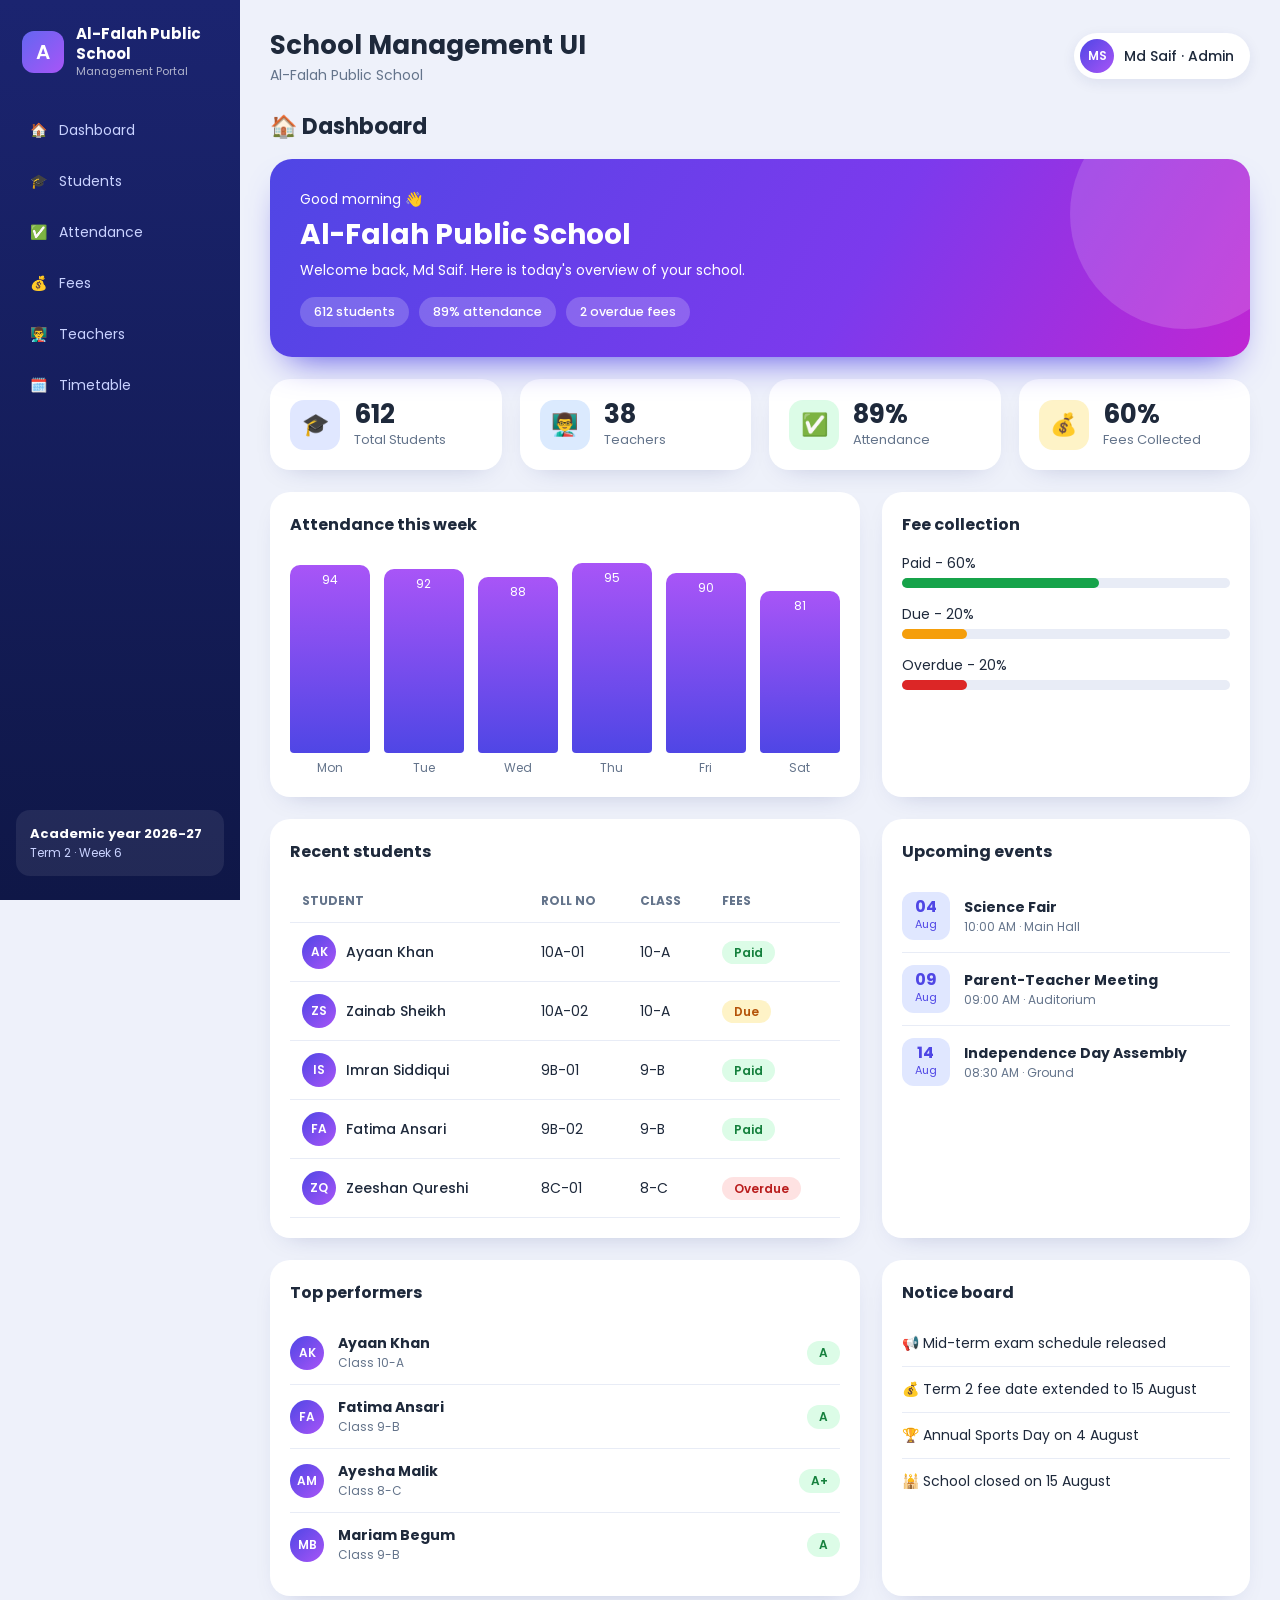
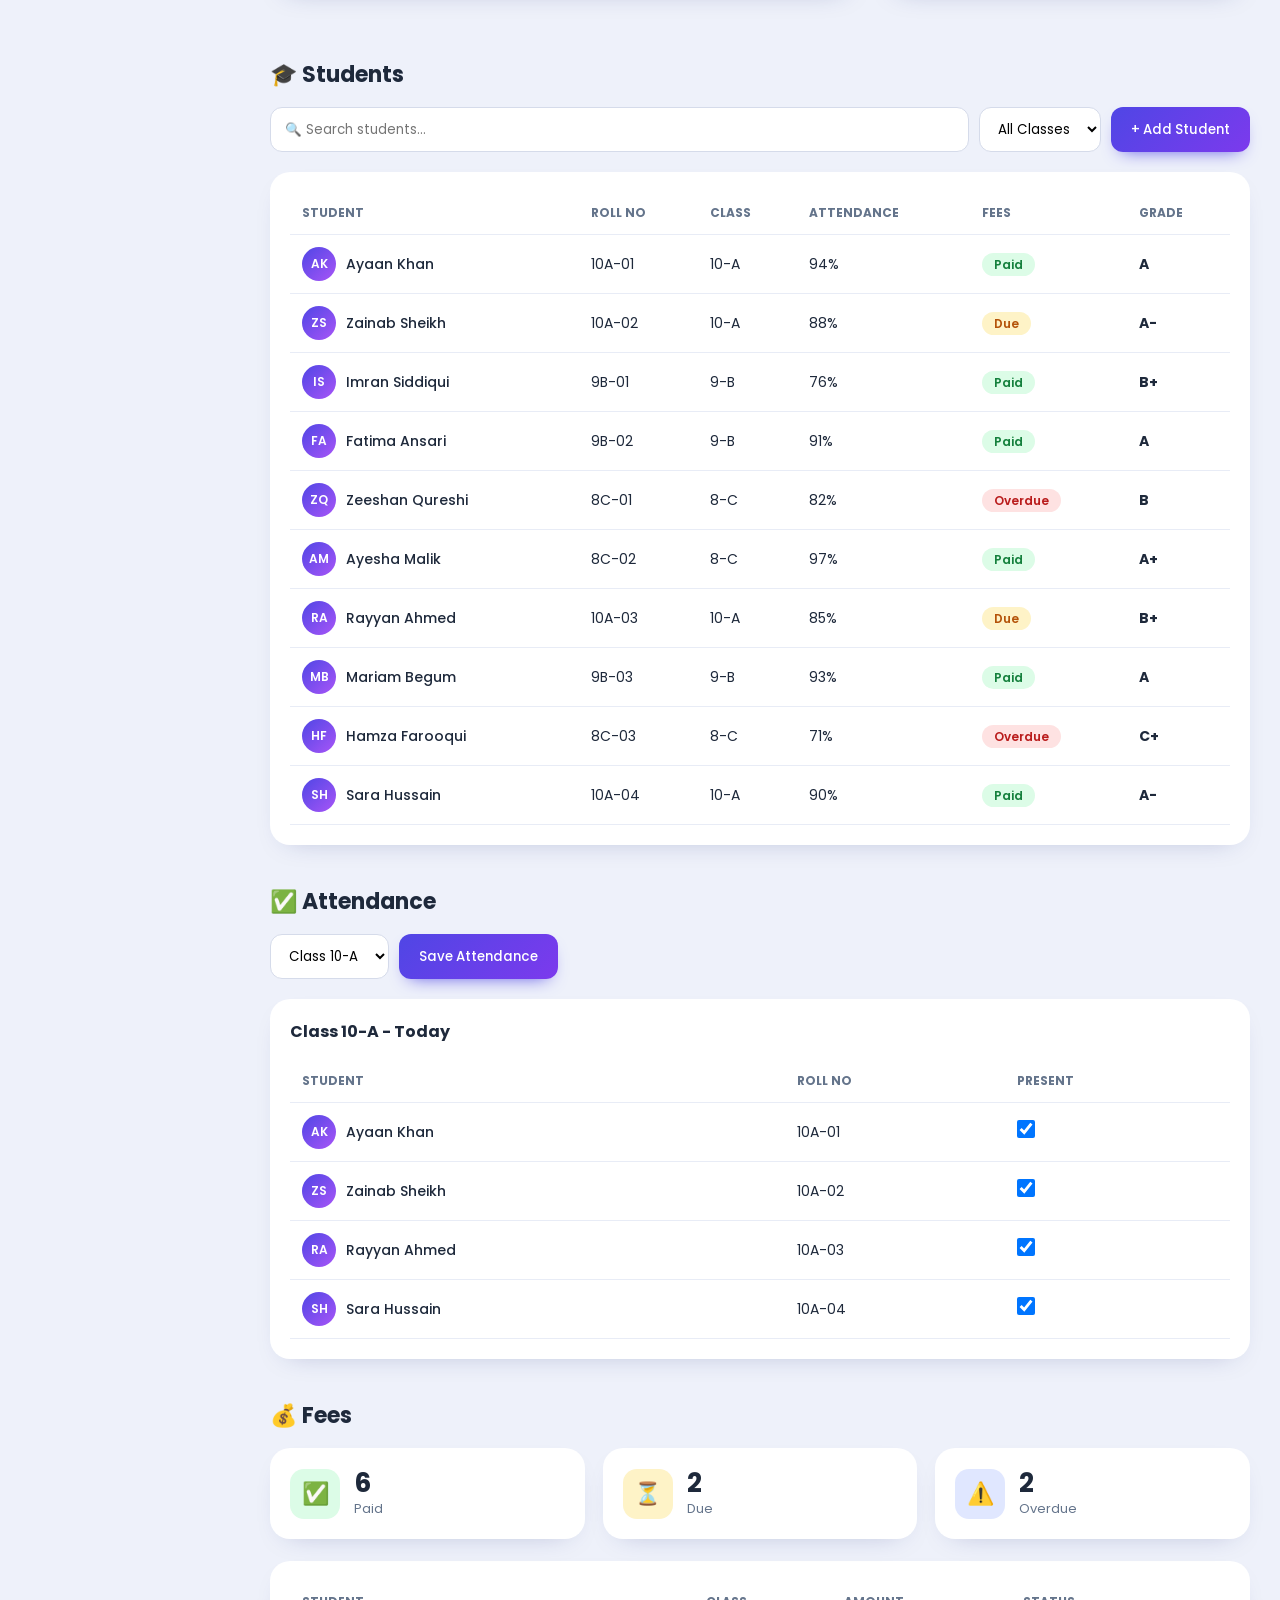
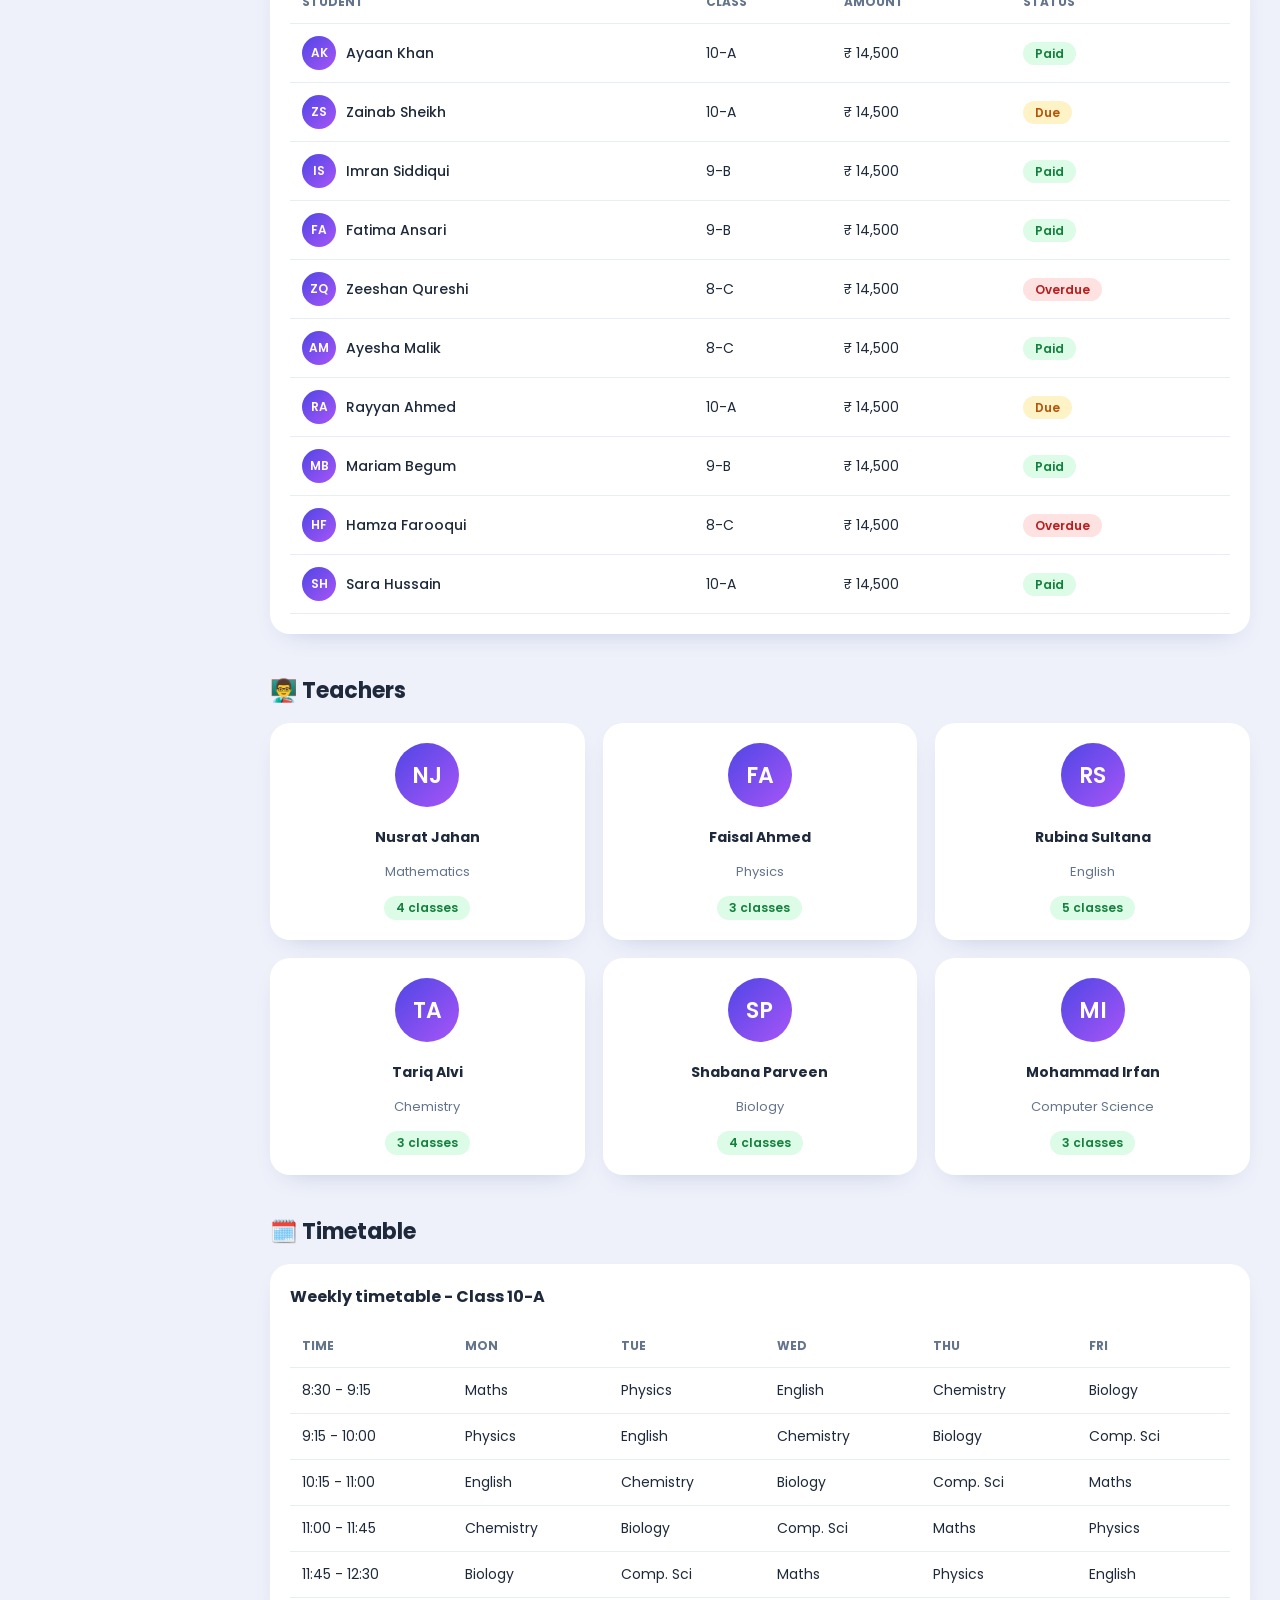
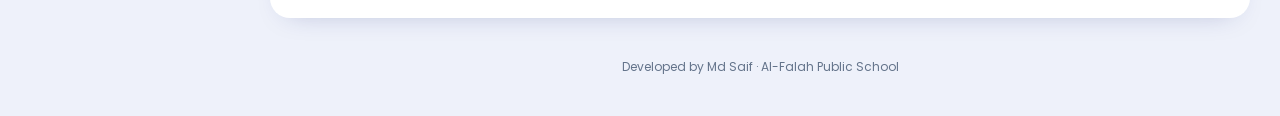
<file: index.html>
<!DOCTYPE html>
<html lang="en">
<head>
  <meta charset="UTF-8">
  <meta name="viewport" content="width=device-width, initial-scale=1.0">
  <title>Al-Falah Public School | Management System</title>
  <link href="https://fonts.googleapis.com/css2?family=Poppins:wght@400;500;600&display=swap" rel="stylesheet">

  <!-- All the CSS (design) is written here -->
  <style>
/* ---------- Basic reset ---------- */
* { margin: 0; padding: 0; box-sizing: border-box; }

body {
  font-family: 'Poppins', Arial, sans-serif;
  background: #eef1fa;
  color: #1e293b;
  font-size: 14px;
}

/* ---------- Sidebar (fixed on the left) ---------- */
.sidebar {
  position: fixed; top: 0; left: 0;
  width: 240px; height: 100%;
  background: linear-gradient(180deg, #1b2470, #0f1747);
  color: white;
  padding: 24px 16px;
  display: flex; flex-direction: column;
}
.brand { display: flex; align-items: center; gap: 12px; margin-bottom: 28px; padding: 0 6px; }
.logo {
  width: 42px; height: 42px; border-radius: 12px;
  background: linear-gradient(135deg, #6366f1, #a855f7);
  display: flex; align-items: center; justify-content: center;
  font-size: 20px; font-weight: 600; flex-shrink: 0;
}
.brand h2 { font-size: 15px; line-height: 1.3; }
.brand p { font-size: 11px; opacity: 0.65; }

.sidebar a {
  display: flex; align-items: center; gap: 12px;
  color: #c9d2ff; text-decoration: none;
  padding: 12px 14px; border-radius: 12px; margin-bottom: 6px;
  transition: 0.2s;
}
.sidebar a:hover { background: rgba(255, 255, 255, 0.1); color: white; }
.sidebar a.active {
  background: linear-gradient(135deg, #4f46e5, #7c3aed);
  color: white;
  box-shadow: 0 8px 18px rgba(79, 70, 229, 0.45);
}
.year { margin-top: auto; background: rgba(255, 255, 255, 0.08); border-radius: 14px; padding: 14px; font-size: 12px; color: #c9d2ff; }
.year b { display: block; color: white; font-size: 13px; }

/* ---------- Main area (pushed right of the sidebar) ---------- */
.main { margin-left: 240px; padding: 26px 30px 40px; }
.topbar { display: flex; justify-content: space-between; align-items: center; margin-bottom: 24px; }
.topbar h1 { font-size: 26px; }
.school { color: #64748b; }
.user {
  display: flex; align-items: center; gap: 10px;
  background: white; padding: 6px 16px 6px 6px; border-radius: 30px;
  box-shadow: 0 4px 14px rgba(30, 42, 120, 0.08); font-weight: 500;
}
.av {
  width: 34px; height: 34px; border-radius: 50%;
  background: linear-gradient(135deg, #4f46e5, #a855f7);
  color: white; font-size: 12px; font-weight: 600;
  display: flex; align-items: center; justify-content: center; flex-shrink: 0;
}

/* ---------- Welcome banner ---------- */
.banner {
  background: linear-gradient(120deg, #4f46e5, #7c3aed 60%, #c026d3);
  color: white; padding: 30px; border-radius: 22px; margin-bottom: 22px;
  position: relative; overflow: hidden;
  box-shadow: 0 18px 36px -18px #4f46e5;
}
.banner::after {
  content: ""; position: absolute; right: -50px; top: -60px;
  width: 230px; height: 230px; border-radius: 50%; background: rgba(255, 255, 255, 0.15);
}
.banner h2 { font-size: 28px; margin: 4px 0; }
.chips { display: flex; gap: 10px; flex-wrap: wrap; margin-top: 16px; position: relative; z-index: 1; }
.chips span { background: rgba(255, 255, 255, 0.2); padding: 6px 14px; border-radius: 20px; font-size: 12.5px; font-weight: 500; }

/* ---------- Cards (grid = columns in a row) ---------- */
.cards { display: grid; grid-template-columns: repeat(4, 1fr); gap: 18px; margin-bottom: 22px; }
.cards.three { grid-template-columns: repeat(3, 1fr); }
.card, .box {
  background: white; padding: 20px; border-radius: 20px;
  box-shadow: 0 10px 28px -18px rgba(30, 42, 120, 0.35);
}
.card { display: flex; align-items: center; gap: 14px; transition: 0.2s; }
.card:hover { transform: translateY(-4px); }
.card h3 { font-size: 26px; line-height: 1.2; }
.card p { color: #64748b; font-size: 13px; }
.icon { width: 50px; height: 50px; border-radius: 14px; display: flex; align-items: center; justify-content: center; font-size: 22px; flex-shrink: 0; }
.ic1 { background: #e0e7ff; } .ic2 { background: #dbeafe; } .ic3 { background: #dcfce7; } .ic4 { background: #fef3c7; }
.box { margin-bottom: 22px; }
.box h3 { margin-bottom: 16px; font-size: 16px; }

/* ---------- Two columns side by side ---------- */
.row { display: grid; grid-template-columns: 1.6fr 1fr; gap: 22px; }

/* ---------- Tables ---------- */
.table-wrap { overflow-x: auto; }
table { width: 100%; border-collapse: collapse; }
th, td { padding: 12px; text-align: left; border-bottom: 1px solid #e8ecf6; }
th { color: #64748b; font-size: 12px; text-transform: uppercase; }
tr:hover td { background: #f6f7ff; }
.who { display: flex; align-items: center; gap: 10px; font-weight: 500; white-space: nowrap; }

/* ---------- Colored status tags ---------- */
.tag { padding: 3px 12px; border-radius: 20px; font-size: 12px; font-weight: 600; white-space: nowrap; }
.green { background: #dcfce7; color: #15803d; }
.yellow { background: #fef3c7; color: #b45309; }
.red { background: #fee2e2; color: #b91c1c; }

/* ---------- Bar chart (each div is one bar) ---------- */
.chart { display: flex; align-items: flex-end; gap: 14px; height: 200px; }
.chart div {
  flex: 1; background: linear-gradient(#a855f7, #4f46e5);
  border-radius: 10px 10px 4px 4px; color: white;
  text-align: center; font-size: 12px; padding-top: 6px;
}
.chart-days { display: flex; gap: 14px; margin-top: 6px; text-align: center; color: #64748b; font-size: 12px; }
.chart-days span { flex: 1; }

/* ---------- Progress bars ---------- */
.progress { background: #e8ecf6; border-radius: 10px; height: 10px; margin: 4px 0 16px; }
.progress span { display: block; height: 100%; border-radius: 10px; }
.progress .green { background: #16a34a; }
.progress .yellow { background: #f59e0b; }
.progress .red { background: #dc2626; }

/* ---------- Events / top students list ---------- */
.event { display: flex; align-items: center; gap: 14px; padding: 12px 0; border-bottom: 1px solid #e8ecf6; }
.event:last-child { border-bottom: none; }
.event p { color: #64748b; font-size: 12px; }
.event .tag { margin-left: auto; }
.date { width: 48px; height: 48px; border-radius: 12px; background: #e0e7ff; color: #4f46e5; text-align: center; font-size: 11px; padding-top: 6px; flex-shrink: 0; }
.date b { display: block; font-size: 16px; line-height: 1.1; }
.notices { list-style: none; }
.notices li { padding: 12px 0; border-bottom: 1px solid #e8ecf6; }
.notices li:last-child { border-bottom: none; }

/* ---------- Search bar and buttons ---------- */
.tools { display: flex; gap: 10px; flex-wrap: wrap; margin-bottom: 20px; }
.tools input, .tools select { padding: 11px 14px; border: 1px solid #d5dbea; border-radius: 12px; font-family: inherit; background: white; }
.tools input { flex: 1; min-width: 180px; }
button {
  background: linear-gradient(135deg, #4f46e5, #7c3aed); color: white; border: none;
  padding: 11px 20px; border-radius: 12px; font-family: inherit; font-weight: 500; cursor: pointer;
  box-shadow: 0 8px 18px -10px #4f46e5;
}
input[type="checkbox"] { width: 18px; height: 18px; }

/* ---------- Teacher cards ---------- */
.teacher { flex-direction: column; text-align: center; }
.teacher .av { width: 64px; height: 64px; font-size: 22px; }
.teacher h4 { margin-top: 6px; }

.footer { text-align: center; color: #64748b; font-size: 12px; margin-top: 10px; }

/* ---------- Mobile / tablet (responsive) ---------- */
@media (max-width: 800px) {
  /* sidebar becomes a bottom menu bar like a phone app */
  .sidebar {
    top: auto; bottom: 0; width: 100%; height: auto;
    flex-direction: row; padding: 8px; z-index: 10;
    border-radius: 20px 20px 0 0;
  }
  .brand, .year { display: none; }
  .sidebar a { flex: 1; flex-direction: column; gap: 2px; padding: 8px 2px; font-size: 10px; margin: 0; text-align: center; }
  .main { margin-left: 0; padding: 16px 16px 100px; }
  .cards { grid-template-columns: 1fr 1fr; }
  .row { grid-template-columns: 1fr; gap: 0; }
}
@media (max-width: 500px) {
  .cards, .cards.three { grid-template-columns: 1fr; }
  .topbar h1 { font-size: 22px; }
  .banner h2 { font-size: 22px; }
}

/* ---------- Extra for the single-page version ---------- */
html { scroll-behavior: smooth; }
section { margin-bottom: 40px; scroll-margin-top: 16px; }
.sec { font-size: 22px; margin-bottom: 16px; }
@media (max-width: 800px) { section { scroll-margin-top: 0; } }

  </style>
</head>
<body>

  <!-- Left sidebar menu (each link jumps to a section below) -->
  <div class="sidebar">
    <div class="brand">
      <div class="logo">A</div>
      <div><h2>Al-Falah Public School</h2><p>Management Portal</p></div>
    </div>
    <a href="#dashboard"><span>🏠</span><span>Dashboard</span></a>
    <a href="#students"><span>🎓</span><span>Students</span></a>
    <a href="#attendance"><span>✅</span><span>Attendance</span></a>
    <a href="#fees"><span>💰</span><span>Fees</span></a>
    <a href="#teachers"><span>👨‍🏫</span><span>Teachers</span></a>
    <a href="#timetable"><span>🗓️</span><span>Timetable</span></a>
    <div class="year"><b>Academic year 2026-27</b>Term 2 · Week 6</div>
  </div>

  <!-- Main content area -->
  <div class="main">
    <div class="topbar">
      <div>
        <h1>School Management UI</h1>
        <p class="school">Al-Falah Public School</p>
      </div>
      <div class="user"><span class="av">MS</span>Md Saif · Admin</div>
    </div>

    <!-- ===== Dashboard section ===== -->
    <section id="dashboard">
      <h2 class="sec">🏠 Dashboard</h2>
    <!-- Welcome banner -->
    <div class="banner">
      <p>Good morning 👋</p>
      <h2>Al-Falah Public School</h2>
      <p>Welcome back, Md Saif. Here is today's overview of your school.</p>
      <div class="chips"><span>612 students</span><span>89% attendance</span><span>2 overdue fees</span></div>
    </div>

    <!-- 4 small cards -->
    <div class="cards"><div class="card"><div class="icon ic1">🎓</div><div><h3>612</h3><p>Total Students</p></div></div><div class="card"><div class="icon ic2">👨‍🏫</div><div><h3>38</h3><p>Teachers</p></div></div><div class="card"><div class="icon ic3">✅</div><div><h3>89%</h3><p>Attendance</p></div></div><div class="card"><div class="icon ic4">💰</div><div><h3>60%</h3><p>Fees Collected</p></div></div></div>

    <div class="row">
      <div class="box">
<h3>Attendance this week</h3>
<div class="chart"><div style="height:94%">94</div><div style="height:92%">92</div><div style="height:88%">88</div><div style="height:95%">95</div><div style="height:90%">90</div><div style="height:81%">81</div></div>
<div class="chart-days"><span>Mon</span><span>Tue</span><span>Wed</span><span>Thu</span><span>Fri</span><span>Sat</span></div>
      </div>
      <div class="box">
<h3>Fee collection</h3>
<p>Paid - 60%</p><div class="progress"><span class="green" style="width:60%"></span></div><p>Due - 20%</p><div class="progress"><span class="yellow" style="width:20%"></span></div><p>Overdue - 20%</p><div class="progress"><span class="red" style="width:20%"></span></div>
      </div>
    </div>

    <div class="row">
      <div class="box">
<h3>Recent students</h3>
<div class="table-wrap">
<table>
<tr><th>Student</th><th>Roll No</th><th>Class</th><th>Fees</th></tr>
<tr><td><div class="who"><span class="av">AK</span>Ayaan Khan</div></td><td>10A-01</td><td>10-A</td><td><span class="tag green">Paid</span></td></tr>
<tr><td><div class="who"><span class="av">ZS</span>Zainab Sheikh</div></td><td>10A-02</td><td>10-A</td><td><span class="tag yellow">Due</span></td></tr>
<tr><td><div class="who"><span class="av">IS</span>Imran Siddiqui</div></td><td>9B-01</td><td>9-B</td><td><span class="tag green">Paid</span></td></tr>
<tr><td><div class="who"><span class="av">FA</span>Fatima Ansari</div></td><td>9B-02</td><td>9-B</td><td><span class="tag green">Paid</span></td></tr>
<tr><td><div class="who"><span class="av">ZQ</span>Zeeshan Qureshi</div></td><td>8C-01</td><td>8-C</td><td><span class="tag red">Overdue</span></td></tr>
</table>
</div>
      </div>
      <div class="box">
<h3>Upcoming events</h3>
<div class="event"><div class="date"><b>04</b>Aug</div><div><b>Science Fair</b><p>10:00 AM · Main Hall</p></div></div><div class="event"><div class="date"><b>09</b>Aug</div><div><b>Parent-Teacher Meeting</b><p>09:00 AM · Auditorium</p></div></div><div class="event"><div class="date"><b>14</b>Aug</div><div><b>Independence Day Assembly</b><p>08:30 AM · Ground</p></div></div>
      </div>
    </div>

    <div class="row">
      <div class="box">
<h3>Top performers</h3>
<div class="event"><span class="av">AK</span><div><b>Ayaan Khan</b><p>Class 10-A</p></div><span class="tag green">A</span></div><div class="event"><span class="av">FA</span><div><b>Fatima Ansari</b><p>Class 9-B</p></div><span class="tag green">A</span></div><div class="event"><span class="av">AM</span><div><b>Ayesha Malik</b><p>Class 8-C</p></div><span class="tag green">A+</span></div><div class="event"><span class="av">MB</span><div><b>Mariam Begum</b><p>Class 9-B</p></div><span class="tag green">A</span></div>
      </div>
      <div class="box">
<h3>Notice board</h3>
<ul class="notices">
  <li>📢 Mid-term exam schedule released</li>
  <li>💰 Term 2 fee date extended to 15 August</li>
  <li>🏆 Annual Sports Day on 4 August</li>
  <li>🕌 School closed on 15 August</li>
</ul>
      </div>
    </div>

    </section>

    <!-- ===== Students section ===== -->
    <section id="students">
      <h2 class="sec">🎓 Students</h2>
    <!-- Search and filter (design only) -->
    <div class="tools">
      <input type="text" placeholder="🔍 Search students...">
      <select><option>All Classes</option><option>10-A</option><option>9-B</option><option>8-C</option></select>
      <button>+ Add Student</button>
    </div>

    <div class="box">
<div class="table-wrap">
<table>
<tr><th>Student</th><th>Roll No</th><th>Class</th><th>Attendance</th><th>Fees</th><th>Grade</th></tr>
<tr><td><div class="who"><span class="av">AK</span>Ayaan Khan</div></td><td>10A-01</td><td>10-A</td><td>94%</td><td><span class="tag green">Paid</span></td><td><b>A</b></td></tr>
<tr><td><div class="who"><span class="av">ZS</span>Zainab Sheikh</div></td><td>10A-02</td><td>10-A</td><td>88%</td><td><span class="tag yellow">Due</span></td><td><b>A-</b></td></tr>
<tr><td><div class="who"><span class="av">IS</span>Imran Siddiqui</div></td><td>9B-01</td><td>9-B</td><td>76%</td><td><span class="tag green">Paid</span></td><td><b>B+</b></td></tr>
<tr><td><div class="who"><span class="av">FA</span>Fatima Ansari</div></td><td>9B-02</td><td>9-B</td><td>91%</td><td><span class="tag green">Paid</span></td><td><b>A</b></td></tr>
<tr><td><div class="who"><span class="av">ZQ</span>Zeeshan Qureshi</div></td><td>8C-01</td><td>8-C</td><td>82%</td><td><span class="tag red">Overdue</span></td><td><b>B</b></td></tr>
<tr><td><div class="who"><span class="av">AM</span>Ayesha Malik</div></td><td>8C-02</td><td>8-C</td><td>97%</td><td><span class="tag green">Paid</span></td><td><b>A+</b></td></tr>
<tr><td><div class="who"><span class="av">RA</span>Rayyan Ahmed</div></td><td>10A-03</td><td>10-A</td><td>85%</td><td><span class="tag yellow">Due</span></td><td><b>B+</b></td></tr>
<tr><td><div class="who"><span class="av">MB</span>Mariam Begum</div></td><td>9B-03</td><td>9-B</td><td>93%</td><td><span class="tag green">Paid</span></td><td><b>A</b></td></tr>
<tr><td><div class="who"><span class="av">HF</span>Hamza Farooqui</div></td><td>8C-03</td><td>8-C</td><td>71%</td><td><span class="tag red">Overdue</span></td><td><b>C+</b></td></tr>
<tr><td><div class="who"><span class="av">SH</span>Sara Hussain</div></td><td>10A-04</td><td>10-A</td><td>90%</td><td><span class="tag green">Paid</span></td><td><b>A-</b></td></tr>
</table>
</div>
    </div>

    </section>

    <!-- ===== Attendance section ===== -->
    <section id="attendance">
      <h2 class="sec">✅ Attendance</h2>
    <div class="tools">
      <select><option>Class 10-A</option><option>Class 9-B</option><option>Class 8-C</option></select>
      <button>Save Attendance</button>
    </div>

    <!-- Tick the checkbox = Present -->
    <div class="box">
<h3>Class 10-A - Today</h3>
<div class="table-wrap">
<table>
<tr><th>Student</th><th>Roll No</th><th>Present</th></tr>
<tr><td><div class="who"><span class="av">AK</span>Ayaan Khan</div></td><td>10A-01</td><td><input type="checkbox" checked></td></tr>
<tr><td><div class="who"><span class="av">ZS</span>Zainab Sheikh</div></td><td>10A-02</td><td><input type="checkbox" checked></td></tr>
<tr><td><div class="who"><span class="av">RA</span>Rayyan Ahmed</div></td><td>10A-03</td><td><input type="checkbox" checked></td></tr>
<tr><td><div class="who"><span class="av">SH</span>Sara Hussain</div></td><td>10A-04</td><td><input type="checkbox" checked></td></tr>
</table>
</div>
    </div>

    </section>

    <!-- ===== Fees section ===== -->
    <section id="fees">
      <h2 class="sec">💰 Fees</h2>
    <div class="cards three"><div class="card"><div class="icon ic3">✅</div><div><h3>6</h3><p>Paid</p></div></div><div class="card"><div class="icon ic4">⏳</div><div><h3>2</h3><p>Due</p></div></div><div class="card"><div class="icon ic1">⚠️</div><div><h3>2</h3><p>Overdue</p></div></div></div>

    <div class="box">
<div class="table-wrap">
<table>
<tr><th>Student</th><th>Class</th><th>Amount</th><th>Status</th></tr>
<tr><td><div class="who"><span class="av">AK</span>Ayaan Khan</div></td><td>10-A</td><td>₹ 14,500</td><td><span class="tag green">Paid</span></td></tr>
<tr><td><div class="who"><span class="av">ZS</span>Zainab Sheikh</div></td><td>10-A</td><td>₹ 14,500</td><td><span class="tag yellow">Due</span></td></tr>
<tr><td><div class="who"><span class="av">IS</span>Imran Siddiqui</div></td><td>9-B</td><td>₹ 14,500</td><td><span class="tag green">Paid</span></td></tr>
<tr><td><div class="who"><span class="av">FA</span>Fatima Ansari</div></td><td>9-B</td><td>₹ 14,500</td><td><span class="tag green">Paid</span></td></tr>
<tr><td><div class="who"><span class="av">ZQ</span>Zeeshan Qureshi</div></td><td>8-C</td><td>₹ 14,500</td><td><span class="tag red">Overdue</span></td></tr>
<tr><td><div class="who"><span class="av">AM</span>Ayesha Malik</div></td><td>8-C</td><td>₹ 14,500</td><td><span class="tag green">Paid</span></td></tr>
<tr><td><div class="who"><span class="av">RA</span>Rayyan Ahmed</div></td><td>10-A</td><td>₹ 14,500</td><td><span class="tag yellow">Due</span></td></tr>
<tr><td><div class="who"><span class="av">MB</span>Mariam Begum</div></td><td>9-B</td><td>₹ 14,500</td><td><span class="tag green">Paid</span></td></tr>
<tr><td><div class="who"><span class="av">HF</span>Hamza Farooqui</div></td><td>8-C</td><td>₹ 14,500</td><td><span class="tag red">Overdue</span></td></tr>
<tr><td><div class="who"><span class="av">SH</span>Sara Hussain</div></td><td>10-A</td><td>₹ 14,500</td><td><span class="tag green">Paid</span></td></tr>
</table>
</div>
    </div>

    </section>

    <!-- ===== Teachers section ===== -->
    <section id="teachers">
      <h2 class="sec">👨‍🏫 Teachers</h2>
    <div class="cards three">
      <div class="card teacher"><span class="av">NJ</span><h4>Nusrat Jahan</h4><p>Mathematics</p><span class="tag green">4 classes</span></div>
      <div class="card teacher"><span class="av">FA</span><h4>Faisal Ahmed</h4><p>Physics</p><span class="tag green">3 classes</span></div>
      <div class="card teacher"><span class="av">RS</span><h4>Rubina Sultana</h4><p>English</p><span class="tag green">5 classes</span></div>
      <div class="card teacher"><span class="av">TA</span><h4>Tariq Alvi</h4><p>Chemistry</p><span class="tag green">3 classes</span></div>
      <div class="card teacher"><span class="av">SP</span><h4>Shabana Parveen</h4><p>Biology</p><span class="tag green">4 classes</span></div>
      <div class="card teacher"><span class="av">MI</span><h4>Mohammad Irfan</h4><p>Computer Science</p><span class="tag green">3 classes</span></div>
    </div>

    </section>

    <!-- ===== Timetable section ===== -->
    <section id="timetable">
      <h2 class="sec">🗓️ Timetable</h2>
    <div class="box">
<h3>Weekly timetable - Class 10-A</h3>
<div class="table-wrap">
<table>
<tr><th>Time</th><th>Mon</th><th>Tue</th><th>Wed</th><th>Thu</th><th>Fri</th></tr>
<tr><td>8:30 - 9:15</td><td>Maths</td><td>Physics</td><td>English</td><td>Chemistry</td><td>Biology</td></tr>
<tr><td>9:15 - 10:00</td><td>Physics</td><td>English</td><td>Chemistry</td><td>Biology</td><td>Comp. Sci</td></tr>
<tr><td>10:15 - 11:00</td><td>English</td><td>Chemistry</td><td>Biology</td><td>Comp. Sci</td><td>Maths</td></tr>
<tr><td>11:00 - 11:45</td><td>Chemistry</td><td>Biology</td><td>Comp. Sci</td><td>Maths</td><td>Physics</td></tr>
<tr><td>11:45 - 12:30</td><td>Biology</td><td>Comp. Sci</td><td>Maths</td><td>Physics</td><td>English</td></tr>
</table>
</div>
    </div>

    </section>

    <p class="footer">Developed by Md Saif · Al-Falah Public School</p>
  </div>

</body>
</html>
</file>
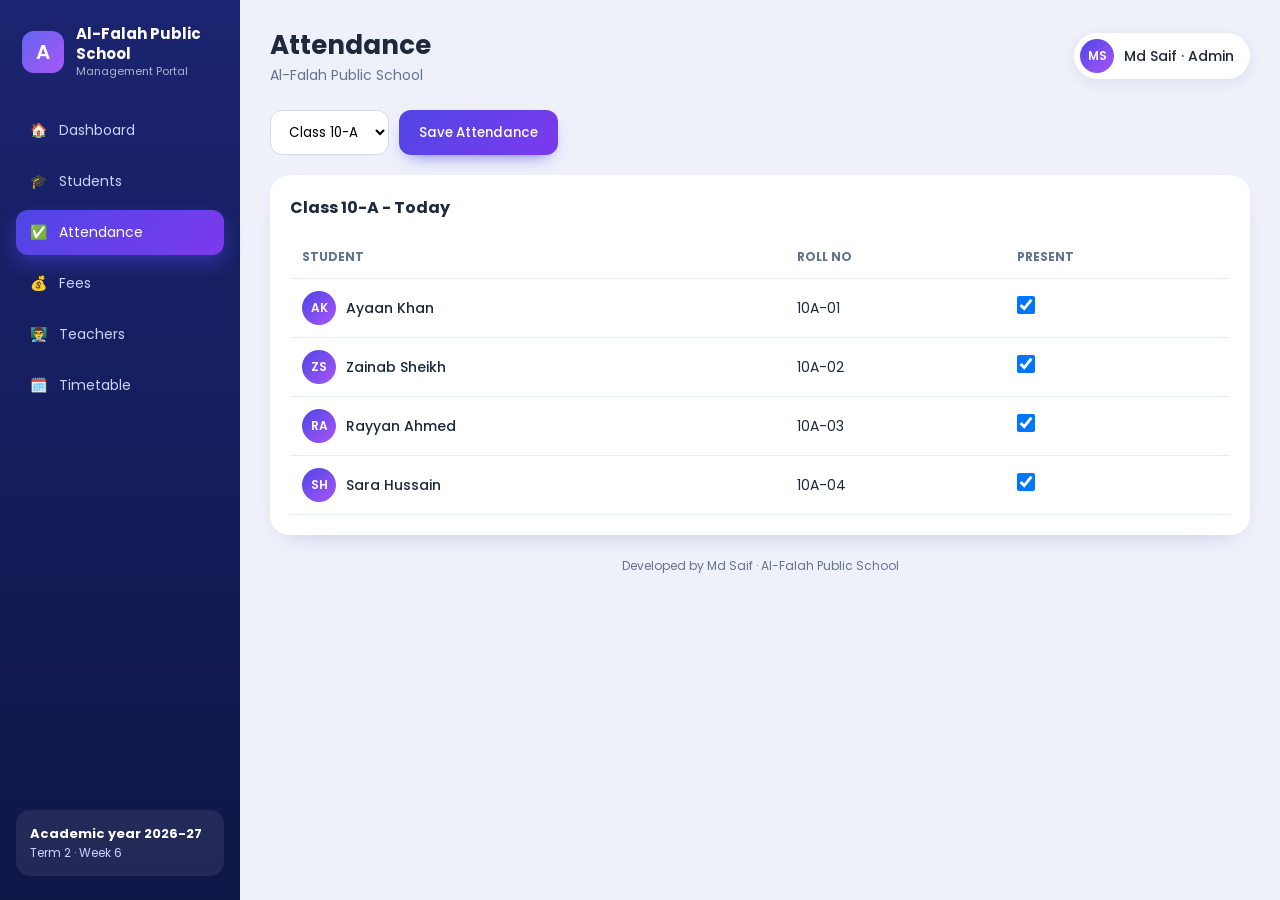
<file: attendance.html>
<!DOCTYPE html>
<html lang="en">
<head>
  <meta charset="UTF-8">
  <meta name="viewport" content="width=device-width, initial-scale=1.0">
  <title>Attendance | Al-Falah Public School</title>
  <link href="https://fonts.googleapis.com/css2?family=Poppins:wght@400;500;600&display=swap" rel="stylesheet">
  <link rel="stylesheet" href="style.css">
</head>
<body>

  <!-- Left sidebar menu -->
  <div class="sidebar">
    <div class="brand">
      <div class="logo">A</div>
      <div><h2>Al-Falah Public School</h2><p>Management Portal</p></div>
    </div>
    <a href="index.html"><span>🏠</span><span>Dashboard</span></a>
    <a href="students.html"><span>🎓</span><span>Students</span></a>
    <a href="attendance.html" class="active"><span>✅</span><span>Attendance</span></a>
    <a href="fees.html"><span>💰</span><span>Fees</span></a>
    <a href="teachers.html"><span>👨‍🏫</span><span>Teachers</span></a>
    <a href="timetable.html"><span>🗓️</span><span>Timetable</span></a>
    <div class="year"><b>Academic year 2026-27</b>Term 2 · Week 6</div>
  </div>

  <!-- Main content area -->
  <div class="main">
    <div class="topbar">
      <div>
        <h1>Attendance</h1>
        <p class="school">Al-Falah Public School</p>
      </div>
      <div class="user"><span class="av">MS</span>Md Saif · Admin</div>
    </div>

    <div class="tools">
      <select><option>Class 10-A</option><option>Class 9-B</option><option>Class 8-C</option></select>
      <button>Save Attendance</button>
    </div>

    <!-- Tick the checkbox = Present -->
    <div class="box">
<h3>Class 10-A - Today</h3>
<div class="table-wrap">
<table>
<tr><th>Student</th><th>Roll No</th><th>Present</th></tr>
<tr><td><div class="who"><span class="av">AK</span>Ayaan Khan</div></td><td>10A-01</td><td><input type="checkbox" checked></td></tr>
<tr><td><div class="who"><span class="av">ZS</span>Zainab Sheikh</div></td><td>10A-02</td><td><input type="checkbox" checked></td></tr>
<tr><td><div class="who"><span class="av">RA</span>Rayyan Ahmed</div></td><td>10A-03</td><td><input type="checkbox" checked></td></tr>
<tr><td><div class="who"><span class="av">SH</span>Sara Hussain</div></td><td>10A-04</td><td><input type="checkbox" checked></td></tr>
</table>
</div>
    </div>

    <p class="footer">Developed by Md Saif · Al-Falah Public School</p>
  </div>

</body>
</html>
</file>
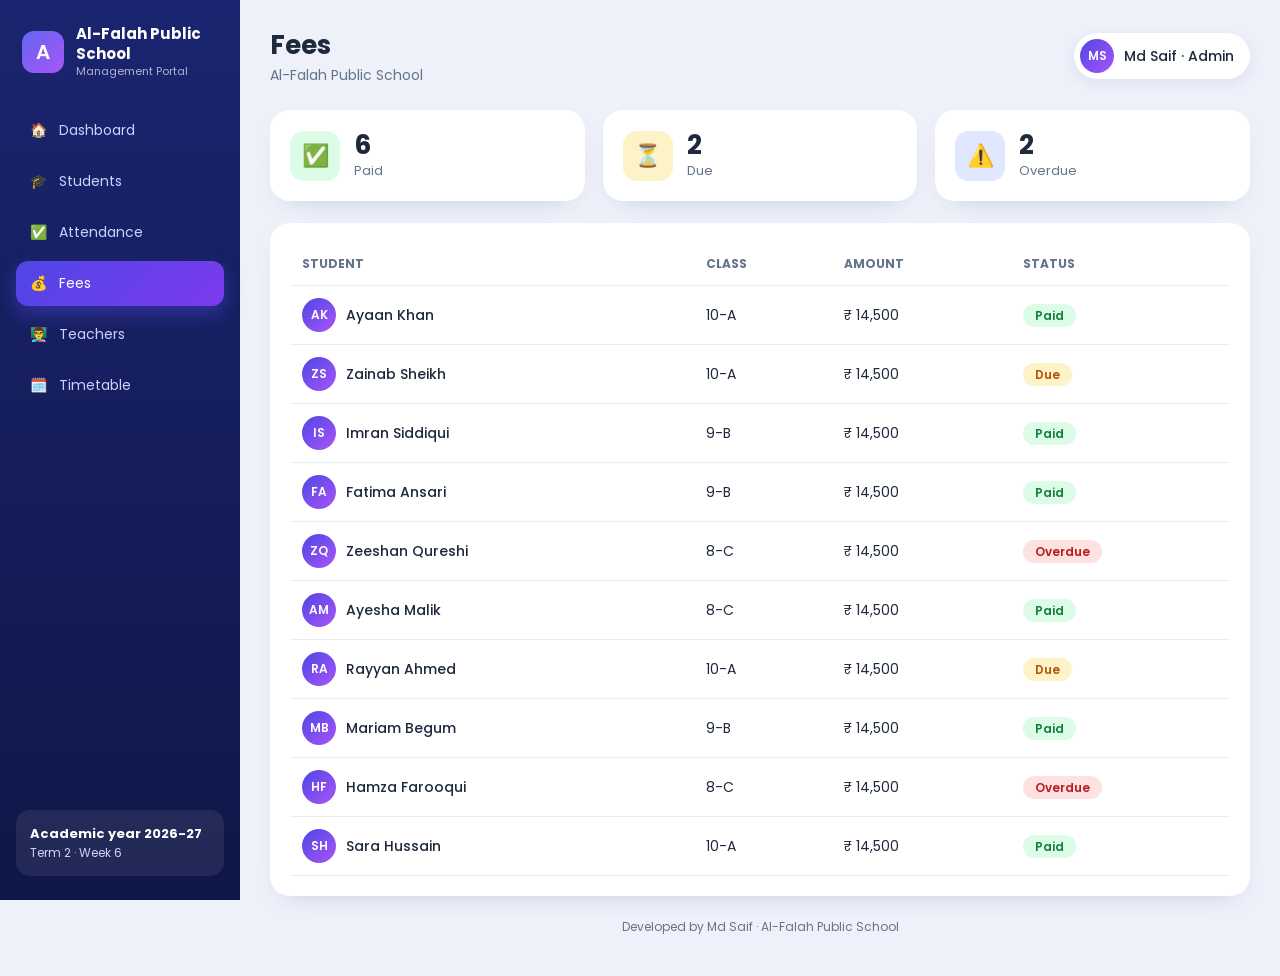
<file: fees.html>
<!DOCTYPE html>
<html lang="en">
<head>
  <meta charset="UTF-8">
  <meta name="viewport" content="width=device-width, initial-scale=1.0">
  <title>Fees | Al-Falah Public School</title>
  <link href="https://fonts.googleapis.com/css2?family=Poppins:wght@400;500;600&display=swap" rel="stylesheet">
  <link rel="stylesheet" href="style.css">
</head>
<body>

  <!-- Left sidebar menu -->
  <div class="sidebar">
    <div class="brand">
      <div class="logo">A</div>
      <div><h2>Al-Falah Public School</h2><p>Management Portal</p></div>
    </div>
    <a href="index.html"><span>🏠</span><span>Dashboard</span></a>
    <a href="students.html"><span>🎓</span><span>Students</span></a>
    <a href="attendance.html"><span>✅</span><span>Attendance</span></a>
    <a href="fees.html" class="active"><span>💰</span><span>Fees</span></a>
    <a href="teachers.html"><span>👨‍🏫</span><span>Teachers</span></a>
    <a href="timetable.html"><span>🗓️</span><span>Timetable</span></a>
    <div class="year"><b>Academic year 2026-27</b>Term 2 · Week 6</div>
  </div>

  <!-- Main content area -->
  <div class="main">
    <div class="topbar">
      <div>
        <h1>Fees</h1>
        <p class="school">Al-Falah Public School</p>
      </div>
      <div class="user"><span class="av">MS</span>Md Saif · Admin</div>
    </div>

    <div class="cards three"><div class="card"><div class="icon ic3">✅</div><div><h3>6</h3><p>Paid</p></div></div><div class="card"><div class="icon ic4">⏳</div><div><h3>2</h3><p>Due</p></div></div><div class="card"><div class="icon ic1">⚠️</div><div><h3>2</h3><p>Overdue</p></div></div></div>

    <div class="box">
<div class="table-wrap">
<table>
<tr><th>Student</th><th>Class</th><th>Amount</th><th>Status</th></tr>
<tr><td><div class="who"><span class="av">AK</span>Ayaan Khan</div></td><td>10-A</td><td>₹ 14,500</td><td><span class="tag green">Paid</span></td></tr>
<tr><td><div class="who"><span class="av">ZS</span>Zainab Sheikh</div></td><td>10-A</td><td>₹ 14,500</td><td><span class="tag yellow">Due</span></td></tr>
<tr><td><div class="who"><span class="av">IS</span>Imran Siddiqui</div></td><td>9-B</td><td>₹ 14,500</td><td><span class="tag green">Paid</span></td></tr>
<tr><td><div class="who"><span class="av">FA</span>Fatima Ansari</div></td><td>9-B</td><td>₹ 14,500</td><td><span class="tag green">Paid</span></td></tr>
<tr><td><div class="who"><span class="av">ZQ</span>Zeeshan Qureshi</div></td><td>8-C</td><td>₹ 14,500</td><td><span class="tag red">Overdue</span></td></tr>
<tr><td><div class="who"><span class="av">AM</span>Ayesha Malik</div></td><td>8-C</td><td>₹ 14,500</td><td><span class="tag green">Paid</span></td></tr>
<tr><td><div class="who"><span class="av">RA</span>Rayyan Ahmed</div></td><td>10-A</td><td>₹ 14,500</td><td><span class="tag yellow">Due</span></td></tr>
<tr><td><div class="who"><span class="av">MB</span>Mariam Begum</div></td><td>9-B</td><td>₹ 14,500</td><td><span class="tag green">Paid</span></td></tr>
<tr><td><div class="who"><span class="av">HF</span>Hamza Farooqui</div></td><td>8-C</td><td>₹ 14,500</td><td><span class="tag red">Overdue</span></td></tr>
<tr><td><div class="who"><span class="av">SH</span>Sara Hussain</div></td><td>10-A</td><td>₹ 14,500</td><td><span class="tag green">Paid</span></td></tr>
</table>
</div>
    </div>

    <p class="footer">Developed by Md Saif · Al-Falah Public School</p>
  </div>

</body>
</html>
</file>
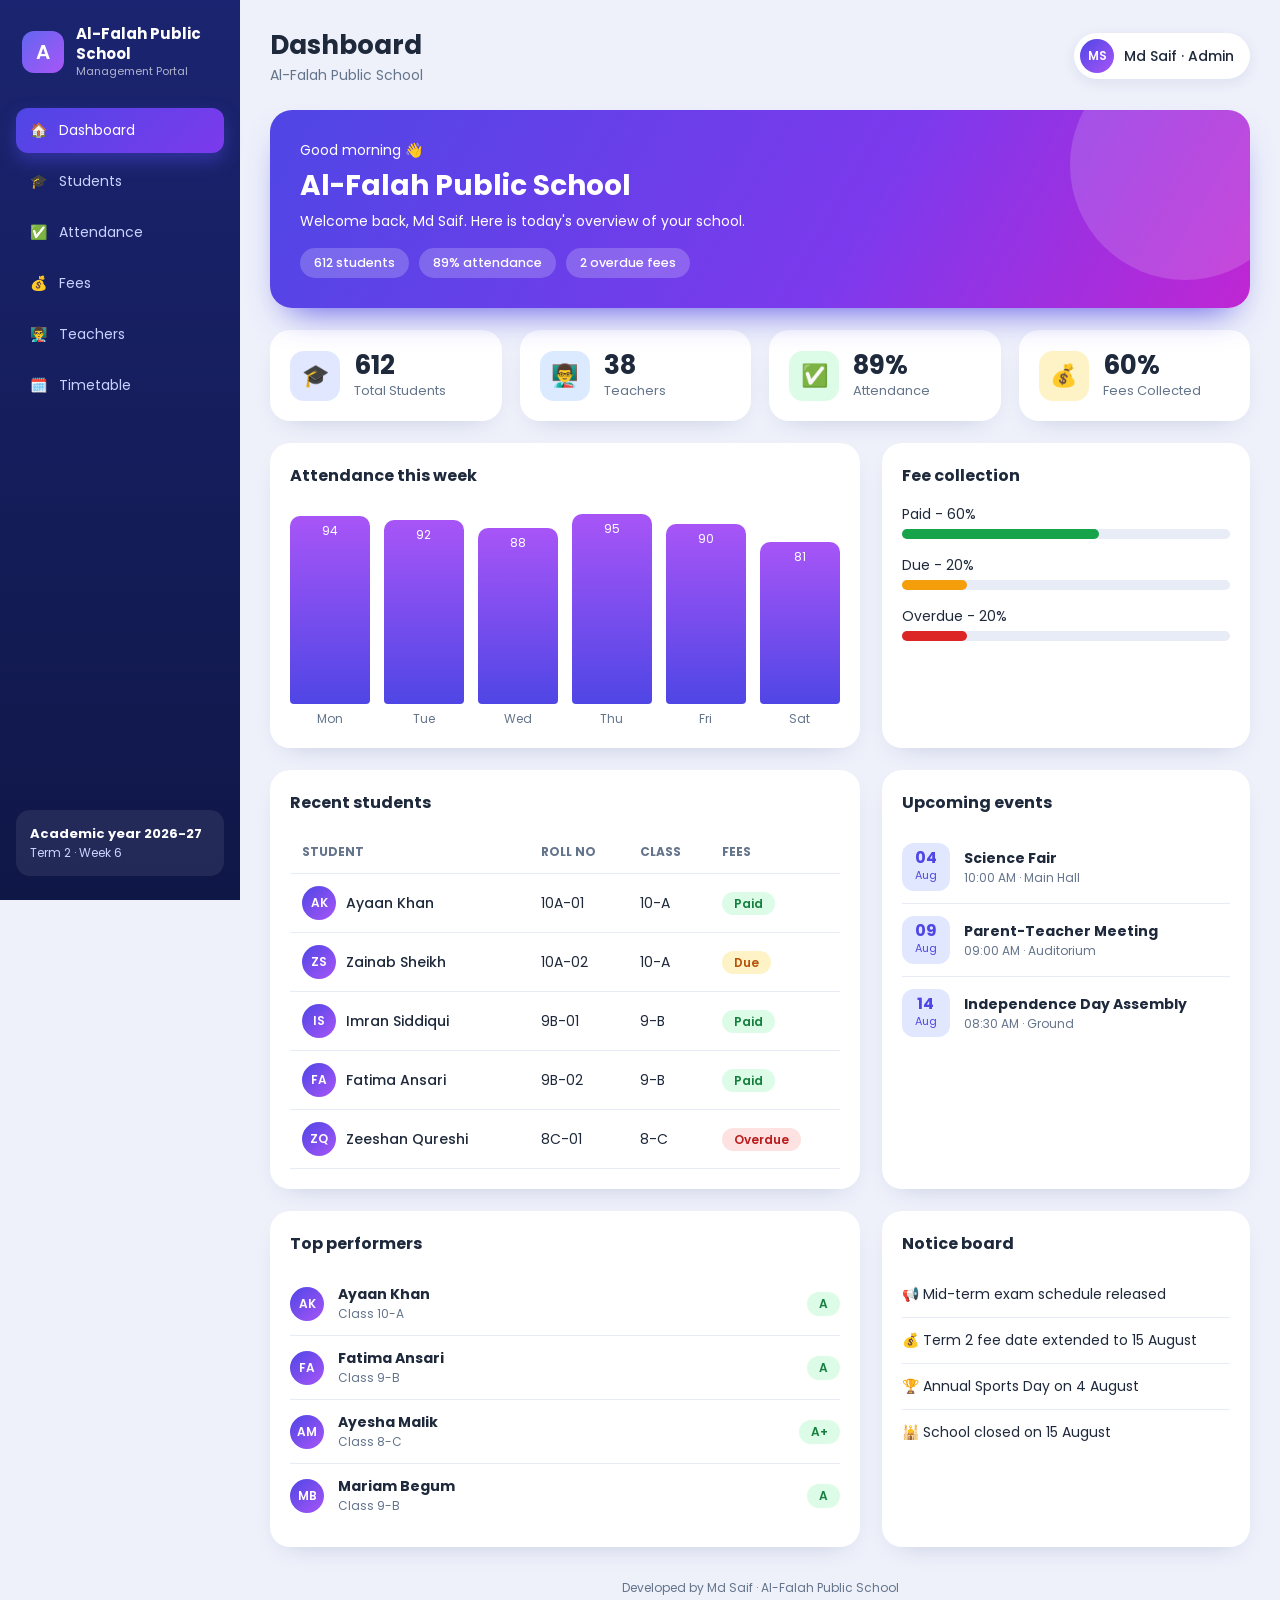
<file: index-1.html>
<!DOCTYPE html>
<html lang="en">
<head>
  <meta charset="UTF-8">
  <meta name="viewport" content="width=device-width, initial-scale=1.0">
  <title>Dashboard | Al-Falah Public School</title>
  <link href="https://fonts.googleapis.com/css2?family=Poppins:wght@400;500;600&display=swap" rel="stylesheet">
  <link rel="stylesheet" href="style.css">
</head>
<body>

  <!-- Left sidebar menu -->
  <div class="sidebar">
    <div class="brand">
      <div class="logo">A</div>
      <div><h2>Al-Falah Public School</h2><p>Management Portal</p></div>
    </div>
    <a href="index.html" class="active"><span>🏠</span><span>Dashboard</span></a>
    <a href="students.html"><span>🎓</span><span>Students</span></a>
    <a href="attendance.html"><span>✅</span><span>Attendance</span></a>
    <a href="fees.html"><span>💰</span><span>Fees</span></a>
    <a href="teachers.html"><span>👨‍🏫</span><span>Teachers</span></a>
    <a href="timetable.html"><span>🗓️</span><span>Timetable</span></a>
    <div class="year"><b>Academic year 2026-27</b>Term 2 · Week 6</div>
  </div>

  <!-- Main content area -->
  <div class="main">
    <div class="topbar">
      <div>
        <h1>Dashboard</h1>
        <p class="school">Al-Falah Public School</p>
      </div>
      <div class="user"><span class="av">MS</span>Md Saif · Admin</div>
    </div>

    <!-- Welcome banner -->
    <div class="banner">
      <p>Good morning 👋</p>
      <h2>Al-Falah Public School</h2>
      <p>Welcome back, Md Saif. Here is today's overview of your school.</p>
      <div class="chips"><span>612 students</span><span>89% attendance</span><span>2 overdue fees</span></div>
    </div>

    <!-- 4 small cards -->
    <div class="cards"><div class="card"><div class="icon ic1">🎓</div><div><h3>612</h3><p>Total Students</p></div></div><div class="card"><div class="icon ic2">👨‍🏫</div><div><h3>38</h3><p>Teachers</p></div></div><div class="card"><div class="icon ic3">✅</div><div><h3>89%</h3><p>Attendance</p></div></div><div class="card"><div class="icon ic4">💰</div><div><h3>60%</h3><p>Fees Collected</p></div></div></div>

    <div class="row">
      <div class="box">
<h3>Attendance this week</h3>
<div class="chart"><div style="height:94%">94</div><div style="height:92%">92</div><div style="height:88%">88</div><div style="height:95%">95</div><div style="height:90%">90</div><div style="height:81%">81</div></div>
<div class="chart-days"><span>Mon</span><span>Tue</span><span>Wed</span><span>Thu</span><span>Fri</span><span>Sat</span></div>
      </div>
      <div class="box">
<h3>Fee collection</h3>
<p>Paid - 60%</p><div class="progress"><span class="green" style="width:60%"></span></div><p>Due - 20%</p><div class="progress"><span class="yellow" style="width:20%"></span></div><p>Overdue - 20%</p><div class="progress"><span class="red" style="width:20%"></span></div>
      </div>
    </div>

    <div class="row">
      <div class="box">
<h3>Recent students</h3>
<div class="table-wrap">
<table>
<tr><th>Student</th><th>Roll No</th><th>Class</th><th>Fees</th></tr>
<tr><td><div class="who"><span class="av">AK</span>Ayaan Khan</div></td><td>10A-01</td><td>10-A</td><td><span class="tag green">Paid</span></td></tr>
<tr><td><div class="who"><span class="av">ZS</span>Zainab Sheikh</div></td><td>10A-02</td><td>10-A</td><td><span class="tag yellow">Due</span></td></tr>
<tr><td><div class="who"><span class="av">IS</span>Imran Siddiqui</div></td><td>9B-01</td><td>9-B</td><td><span class="tag green">Paid</span></td></tr>
<tr><td><div class="who"><span class="av">FA</span>Fatima Ansari</div></td><td>9B-02</td><td>9-B</td><td><span class="tag green">Paid</span></td></tr>
<tr><td><div class="who"><span class="av">ZQ</span>Zeeshan Qureshi</div></td><td>8C-01</td><td>8-C</td><td><span class="tag red">Overdue</span></td></tr>
</table>
</div>
      </div>
      <div class="box">
<h3>Upcoming events</h3>
<div class="event"><div class="date"><b>04</b>Aug</div><div><b>Science Fair</b><p>10:00 AM · Main Hall</p></div></div><div class="event"><div class="date"><b>09</b>Aug</div><div><b>Parent-Teacher Meeting</b><p>09:00 AM · Auditorium</p></div></div><div class="event"><div class="date"><b>14</b>Aug</div><div><b>Independence Day Assembly</b><p>08:30 AM · Ground</p></div></div>
      </div>
    </div>

    <div class="row">
      <div class="box">
<h3>Top performers</h3>
<div class="event"><span class="av">AK</span><div><b>Ayaan Khan</b><p>Class 10-A</p></div><span class="tag green">A</span></div><div class="event"><span class="av">FA</span><div><b>Fatima Ansari</b><p>Class 9-B</p></div><span class="tag green">A</span></div><div class="event"><span class="av">AM</span><div><b>Ayesha Malik</b><p>Class 8-C</p></div><span class="tag green">A+</span></div><div class="event"><span class="av">MB</span><div><b>Mariam Begum</b><p>Class 9-B</p></div><span class="tag green">A</span></div>
      </div>
      <div class="box">
<h3>Notice board</h3>
<ul class="notices">
  <li>📢 Mid-term exam schedule released</li>
  <li>💰 Term 2 fee date extended to 15 August</li>
  <li>🏆 Annual Sports Day on 4 August</li>
  <li>🕌 School closed on 15 August</li>
</ul>
      </div>
    </div>

    <p class="footer">Developed by Md Saif · Al-Falah Public School</p>
  </div>

</body>
</html>
</file>
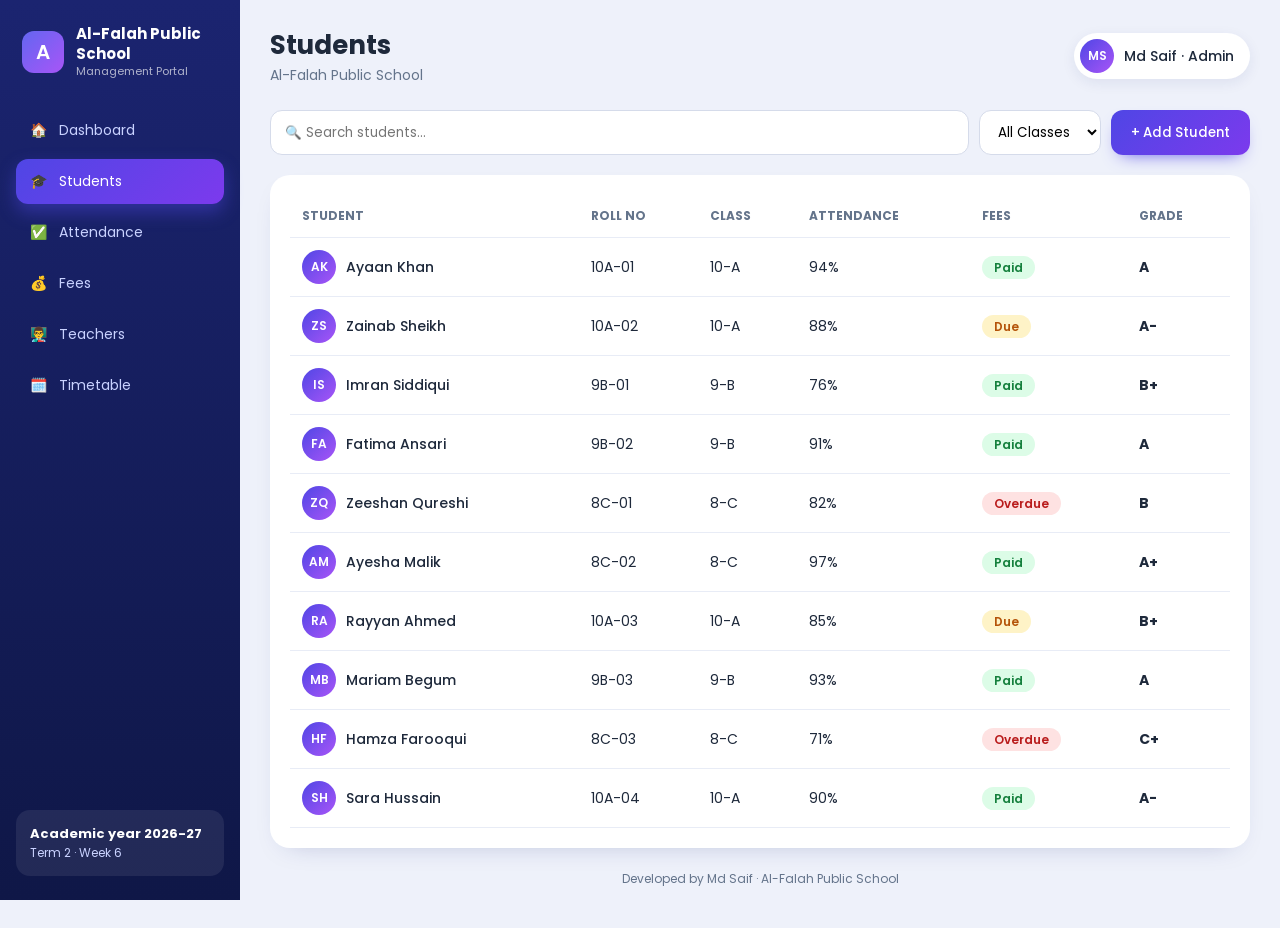
<file: students.html>
<!DOCTYPE html>
<html lang="en">
<head>
  <meta charset="UTF-8">
  <meta name="viewport" content="width=device-width, initial-scale=1.0">
  <title>Students | Al-Falah Public School</title>
  <link href="https://fonts.googleapis.com/css2?family=Poppins:wght@400;500;600&display=swap" rel="stylesheet">
  <link rel="stylesheet" href="style.css">
</head>
<body>

  <!-- Left sidebar menu -->
  <div class="sidebar">
    <div class="brand">
      <div class="logo">A</div>
      <div><h2>Al-Falah Public School</h2><p>Management Portal</p></div>
    </div>
    <a href="index.html"><span>🏠</span><span>Dashboard</span></a>
    <a href="students.html" class="active"><span>🎓</span><span>Students</span></a>
    <a href="attendance.html"><span>✅</span><span>Attendance</span></a>
    <a href="fees.html"><span>💰</span><span>Fees</span></a>
    <a href="teachers.html"><span>👨‍🏫</span><span>Teachers</span></a>
    <a href="timetable.html"><span>🗓️</span><span>Timetable</span></a>
    <div class="year"><b>Academic year 2026-27</b>Term 2 · Week 6</div>
  </div>

  <!-- Main content area -->
  <div class="main">
    <div class="topbar">
      <div>
        <h1>Students</h1>
        <p class="school">Al-Falah Public School</p>
      </div>
      <div class="user"><span class="av">MS</span>Md Saif · Admin</div>
    </div>

    <!-- Search and filter (design only) -->
    <div class="tools">
      <input type="text" placeholder="🔍 Search students...">
      <select><option>All Classes</option><option>10-A</option><option>9-B</option><option>8-C</option></select>
      <button>+ Add Student</button>
    </div>

    <div class="box">
<div class="table-wrap">
<table>
<tr><th>Student</th><th>Roll No</th><th>Class</th><th>Attendance</th><th>Fees</th><th>Grade</th></tr>
<tr><td><div class="who"><span class="av">AK</span>Ayaan Khan</div></td><td>10A-01</td><td>10-A</td><td>94%</td><td><span class="tag green">Paid</span></td><td><b>A</b></td></tr>
<tr><td><div class="who"><span class="av">ZS</span>Zainab Sheikh</div></td><td>10A-02</td><td>10-A</td><td>88%</td><td><span class="tag yellow">Due</span></td><td><b>A-</b></td></tr>
<tr><td><div class="who"><span class="av">IS</span>Imran Siddiqui</div></td><td>9B-01</td><td>9-B</td><td>76%</td><td><span class="tag green">Paid</span></td><td><b>B+</b></td></tr>
<tr><td><div class="who"><span class="av">FA</span>Fatima Ansari</div></td><td>9B-02</td><td>9-B</td><td>91%</td><td><span class="tag green">Paid</span></td><td><b>A</b></td></tr>
<tr><td><div class="who"><span class="av">ZQ</span>Zeeshan Qureshi</div></td><td>8C-01</td><td>8-C</td><td>82%</td><td><span class="tag red">Overdue</span></td><td><b>B</b></td></tr>
<tr><td><div class="who"><span class="av">AM</span>Ayesha Malik</div></td><td>8C-02</td><td>8-C</td><td>97%</td><td><span class="tag green">Paid</span></td><td><b>A+</b></td></tr>
<tr><td><div class="who"><span class="av">RA</span>Rayyan Ahmed</div></td><td>10A-03</td><td>10-A</td><td>85%</td><td><span class="tag yellow">Due</span></td><td><b>B+</b></td></tr>
<tr><td><div class="who"><span class="av">MB</span>Mariam Begum</div></td><td>9B-03</td><td>9-B</td><td>93%</td><td><span class="tag green">Paid</span></td><td><b>A</b></td></tr>
<tr><td><div class="who"><span class="av">HF</span>Hamza Farooqui</div></td><td>8C-03</td><td>8-C</td><td>71%</td><td><span class="tag red">Overdue</span></td><td><b>C+</b></td></tr>
<tr><td><div class="who"><span class="av">SH</span>Sara Hussain</div></td><td>10A-04</td><td>10-A</td><td>90%</td><td><span class="tag green">Paid</span></td><td><b>A-</b></td></tr>
</table>
</div>
    </div>

    <p class="footer">Developed by Md Saif · Al-Falah Public School</p>
  </div>

</body>
</html>
</file>
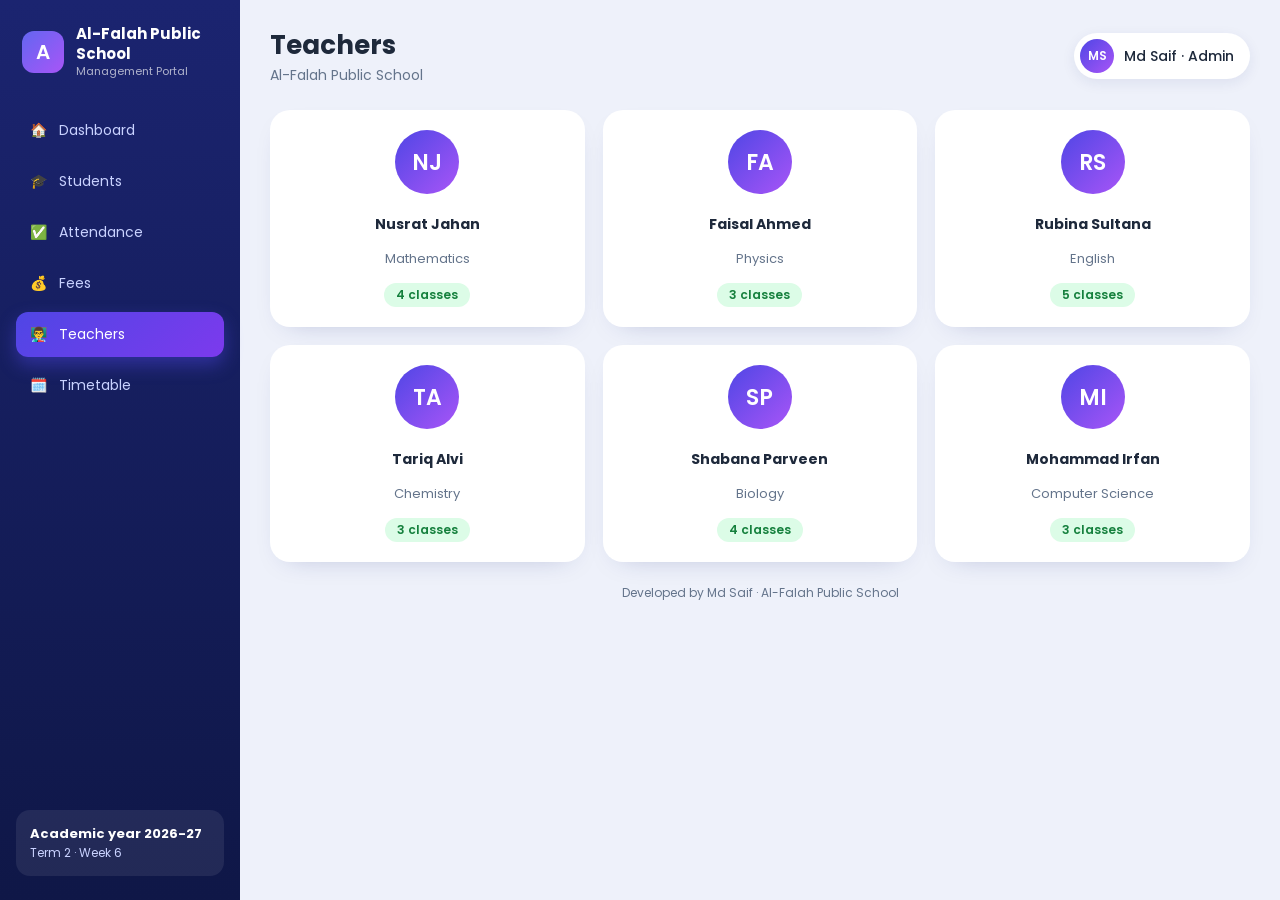
<file: teachers.html>
<!DOCTYPE html>
<html lang="en">
<head>
  <meta charset="UTF-8">
  <meta name="viewport" content="width=device-width, initial-scale=1.0">
  <title>Teachers | Al-Falah Public School</title>
  <link href="https://fonts.googleapis.com/css2?family=Poppins:wght@400;500;600&display=swap" rel="stylesheet">
  <link rel="stylesheet" href="style.css">
</head>
<body>

  <!-- Left sidebar menu -->
  <div class="sidebar">
    <div class="brand">
      <div class="logo">A</div>
      <div><h2>Al-Falah Public School</h2><p>Management Portal</p></div>
    </div>
    <a href="index.html"><span>🏠</span><span>Dashboard</span></a>
    <a href="students.html"><span>🎓</span><span>Students</span></a>
    <a href="attendance.html"><span>✅</span><span>Attendance</span></a>
    <a href="fees.html"><span>💰</span><span>Fees</span></a>
    <a href="teachers.html" class="active"><span>👨‍🏫</span><span>Teachers</span></a>
    <a href="timetable.html"><span>🗓️</span><span>Timetable</span></a>
    <div class="year"><b>Academic year 2026-27</b>Term 2 · Week 6</div>
  </div>

  <!-- Main content area -->
  <div class="main">
    <div class="topbar">
      <div>
        <h1>Teachers</h1>
        <p class="school">Al-Falah Public School</p>
      </div>
      <div class="user"><span class="av">MS</span>Md Saif · Admin</div>
    </div>

    <div class="cards three">
      <div class="card teacher"><span class="av">NJ</span><h4>Nusrat Jahan</h4><p>Mathematics</p><span class="tag green">4 classes</span></div>
      <div class="card teacher"><span class="av">FA</span><h4>Faisal Ahmed</h4><p>Physics</p><span class="tag green">3 classes</span></div>
      <div class="card teacher"><span class="av">RS</span><h4>Rubina Sultana</h4><p>English</p><span class="tag green">5 classes</span></div>
      <div class="card teacher"><span class="av">TA</span><h4>Tariq Alvi</h4><p>Chemistry</p><span class="tag green">3 classes</span></div>
      <div class="card teacher"><span class="av">SP</span><h4>Shabana Parveen</h4><p>Biology</p><span class="tag green">4 classes</span></div>
      <div class="card teacher"><span class="av">MI</span><h4>Mohammad Irfan</h4><p>Computer Science</p><span class="tag green">3 classes</span></div>
    </div>

    <p class="footer">Developed by Md Saif · Al-Falah Public School</p>
  </div>

</body>
</html>
</file>
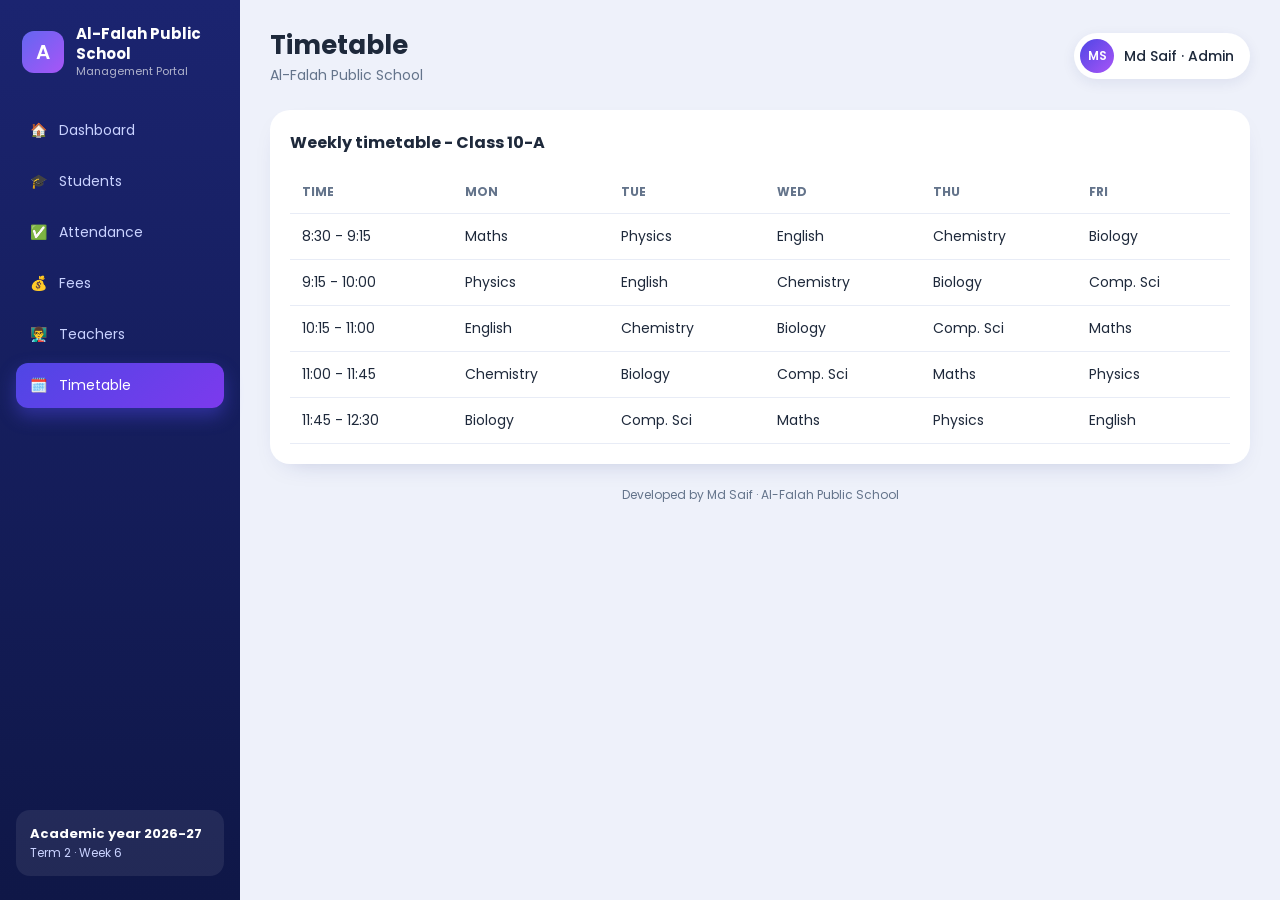
<file: timetable.html>
<!DOCTYPE html>
<html lang="en">
<head>
  <meta charset="UTF-8">
  <meta name="viewport" content="width=device-width, initial-scale=1.0">
  <title>Timetable | Al-Falah Public School</title>
  <link href="https://fonts.googleapis.com/css2?family=Poppins:wght@400;500;600&display=swap" rel="stylesheet">
  <link rel="stylesheet" href="style.css">
</head>
<body>

  <!-- Left sidebar menu -->
  <div class="sidebar">
    <div class="brand">
      <div class="logo">A</div>
      <div><h2>Al-Falah Public School</h2><p>Management Portal</p></div>
    </div>
    <a href="index.html"><span>🏠</span><span>Dashboard</span></a>
    <a href="students.html"><span>🎓</span><span>Students</span></a>
    <a href="attendance.html"><span>✅</span><span>Attendance</span></a>
    <a href="fees.html"><span>💰</span><span>Fees</span></a>
    <a href="teachers.html"><span>👨‍🏫</span><span>Teachers</span></a>
    <a href="timetable.html" class="active"><span>🗓️</span><span>Timetable</span></a>
    <div class="year"><b>Academic year 2026-27</b>Term 2 · Week 6</div>
  </div>

  <!-- Main content area -->
  <div class="main">
    <div class="topbar">
      <div>
        <h1>Timetable</h1>
        <p class="school">Al-Falah Public School</p>
      </div>
      <div class="user"><span class="av">MS</span>Md Saif · Admin</div>
    </div>

    <div class="box">
<h3>Weekly timetable - Class 10-A</h3>
<div class="table-wrap">
<table>
<tr><th>Time</th><th>Mon</th><th>Tue</th><th>Wed</th><th>Thu</th><th>Fri</th></tr>
<tr><td>8:30 - 9:15</td><td>Maths</td><td>Physics</td><td>English</td><td>Chemistry</td><td>Biology</td></tr>
<tr><td>9:15 - 10:00</td><td>Physics</td><td>English</td><td>Chemistry</td><td>Biology</td><td>Comp. Sci</td></tr>
<tr><td>10:15 - 11:00</td><td>English</td><td>Chemistry</td><td>Biology</td><td>Comp. Sci</td><td>Maths</td></tr>
<tr><td>11:00 - 11:45</td><td>Chemistry</td><td>Biology</td><td>Comp. Sci</td><td>Maths</td><td>Physics</td></tr>
<tr><td>11:45 - 12:30</td><td>Biology</td><td>Comp. Sci</td><td>Maths</td><td>Physics</td><td>English</td></tr>
</table>
</div>
    </div>

    <p class="footer">Developed by Md Saif · Al-Falah Public School</p>
  </div>

</body>
</html>
</file>
<file: style.css>
/* ---------- Basic reset ---------- */
* { margin: 0; padding: 0; box-sizing: border-box; }

body {
  font-family: 'Poppins', Arial, sans-serif;
  background: #eef1fa;
  color: #1e293b;
  font-size: 14px;
}

/* ---------- Sidebar (fixed on the left) ---------- */
.sidebar {
  position: fixed; top: 0; left: 0;
  width: 240px; height: 100%;
  background: linear-gradient(180deg, #1b2470, #0f1747);
  color: white;
  padding: 24px 16px;
  display: flex; flex-direction: column;
}
.brand { display: flex; align-items: center; gap: 12px; margin-bottom: 28px; padding: 0 6px; }
.logo {
  width: 42px; height: 42px; border-radius: 12px;
  background: linear-gradient(135deg, #6366f1, #a855f7);
  display: flex; align-items: center; justify-content: center;
  font-size: 20px; font-weight: 600; flex-shrink: 0;
}
.brand h2 { font-size: 15px; line-height: 1.3; }
.brand p { font-size: 11px; opacity: 0.65; }

.sidebar a {
  display: flex; align-items: center; gap: 12px;
  color: #c9d2ff; text-decoration: none;
  padding: 12px 14px; border-radius: 12px; margin-bottom: 6px;
  transition: 0.2s;
}
.sidebar a:hover { background: rgba(255, 255, 255, 0.1); color: white; }
.sidebar a.active {
  background: linear-gradient(135deg, #4f46e5, #7c3aed);
  color: white;
  box-shadow: 0 8px 18px rgba(79, 70, 229, 0.45);
}
.year { margin-top: auto; background: rgba(255, 255, 255, 0.08); border-radius: 14px; padding: 14px; font-size: 12px; color: #c9d2ff; }
.year b { display: block; color: white; font-size: 13px; }

/* ---------- Main area (pushed right of the sidebar) ---------- */
.main { margin-left: 240px; padding: 26px 30px 40px; }
.topbar { display: flex; justify-content: space-between; align-items: center; margin-bottom: 24px; }
.topbar h1 { font-size: 26px; }
.school { color: #64748b; }
.user {
  display: flex; align-items: center; gap: 10px;
  background: white; padding: 6px 16px 6px 6px; border-radius: 30px;
  box-shadow: 0 4px 14px rgba(30, 42, 120, 0.08); font-weight: 500;
}
.av {
  width: 34px; height: 34px; border-radius: 50%;
  background: linear-gradient(135deg, #4f46e5, #a855f7);
  color: white; font-size: 12px; font-weight: 600;
  display: flex; align-items: center; justify-content: center; flex-shrink: 0;
}

/* ---------- Welcome banner ---------- */
.banner {
  background: linear-gradient(120deg, #4f46e5, #7c3aed 60%, #c026d3);
  color: white; padding: 30px; border-radius: 22px; margin-bottom: 22px;
  position: relative; overflow: hidden;
  box-shadow: 0 18px 36px -18px #4f46e5;
}
.banner::after {
  content: ""; position: absolute; right: -50px; top: -60px;
  width: 230px; height: 230px; border-radius: 50%; background: rgba(255, 255, 255, 0.15);
}
.banner h2 { font-size: 28px; margin: 4px 0; }
.chips { display: flex; gap: 10px; flex-wrap: wrap; margin-top: 16px; position: relative; z-index: 1; }
.chips span { background: rgba(255, 255, 255, 0.2); padding: 6px 14px; border-radius: 20px; font-size: 12.5px; font-weight: 500; }

/* ---------- Cards (grid = columns in a row) ---------- */
.cards { display: grid; grid-template-columns: repeat(4, 1fr); gap: 18px; margin-bottom: 22px; }
.cards.three { grid-template-columns: repeat(3, 1fr); }
.card, .box {
  background: white; padding: 20px; border-radius: 20px;
  box-shadow: 0 10px 28px -18px rgba(30, 42, 120, 0.35);
}
.card { display: flex; align-items: center; gap: 14px; transition: 0.2s; }
.card:hover { transform: translateY(-4px); }
.card h3 { font-size: 26px; line-height: 1.2; }
.card p { color: #64748b; font-size: 13px; }
.icon { width: 50px; height: 50px; border-radius: 14px; display: flex; align-items: center; justify-content: center; font-size: 22px; flex-shrink: 0; }
.ic1 { background: #e0e7ff; } .ic2 { background: #dbeafe; } .ic3 { background: #dcfce7; } .ic4 { background: #fef3c7; }
.box { margin-bottom: 22px; }
.box h3 { margin-bottom: 16px; font-size: 16px; }

/* ---------- Two columns side by side ---------- */
.row { display: grid; grid-template-columns: 1.6fr 1fr; gap: 22px; }

/* ---------- Tables ---------- */
.table-wrap { overflow-x: auto; }
table { width: 100%; border-collapse: collapse; }
th, td { padding: 12px; text-align: left; border-bottom: 1px solid #e8ecf6; }
th { color: #64748b; font-size: 12px; text-transform: uppercase; }
tr:hover td { background: #f6f7ff; }
.who { display: flex; align-items: center; gap: 10px; font-weight: 500; white-space: nowrap; }

/* ---------- Colored status tags ---------- */
.tag { padding: 3px 12px; border-radius: 20px; font-size: 12px; font-weight: 600; white-space: nowrap; }
.green { background: #dcfce7; color: #15803d; }
.yellow { background: #fef3c7; color: #b45309; }
.red { background: #fee2e2; color: #b91c1c; }

/* ---------- Bar chart (each div is one bar) ---------- */
.chart { display: flex; align-items: flex-end; gap: 14px; height: 200px; }
.chart div {
  flex: 1; background: linear-gradient(#a855f7, #4f46e5);
  border-radius: 10px 10px 4px 4px; color: white;
  text-align: center; font-size: 12px; padding-top: 6px;
}
.chart-days { display: flex; gap: 14px; margin-top: 6px; text-align: center; color: #64748b; font-size: 12px; }
.chart-days span { flex: 1; }

/* ---------- Progress bars ---------- */
.progress { background: #e8ecf6; border-radius: 10px; height: 10px; margin: 4px 0 16px; }
.progress span { display: block; height: 100%; border-radius: 10px; }
.progress .green { background: #16a34a; }
.progress .yellow { background: #f59e0b; }
.progress .red { background: #dc2626; }

/* ---------- Events / top students list ---------- */
.event { display: flex; align-items: center; gap: 14px; padding: 12px 0; border-bottom: 1px solid #e8ecf6; }
.event:last-child { border-bottom: none; }
.event p { color: #64748b; font-size: 12px; }
.event .tag { margin-left: auto; }
.date { width: 48px; height: 48px; border-radius: 12px; background: #e0e7ff; color: #4f46e5; text-align: center; font-size: 11px; padding-top: 6px; flex-shrink: 0; }
.date b { display: block; font-size: 16px; line-height: 1.1; }
.notices { list-style: none; }
.notices li { padding: 12px 0; border-bottom: 1px solid #e8ecf6; }
.notices li:last-child { border-bottom: none; }

/* ---------- Search bar and buttons ---------- */
.tools { display: flex; gap: 10px; flex-wrap: wrap; margin-bottom: 20px; }
.tools input, .tools select { padding: 11px 14px; border: 1px solid #d5dbea; border-radius: 12px; font-family: inherit; background: white; }
.tools input { flex: 1; min-width: 180px; }
button {
  background: linear-gradient(135deg, #4f46e5, #7c3aed); color: white; border: none;
  padding: 11px 20px; border-radius: 12px; font-family: inherit; font-weight: 500; cursor: pointer;
  box-shadow: 0 8px 18px -10px #4f46e5;
}
input[type="checkbox"] { width: 18px; height: 18px; }

/* ---------- Teacher cards ---------- */
.teacher { flex-direction: column; text-align: center; }
.teacher .av { width: 64px; height: 64px; font-size: 22px; }
.teacher h4 { margin-top: 6px; }

.footer { text-align: center; color: #64748b; font-size: 12px; margin-top: 10px; }

/* ---------- Mobile / tablet (responsive) ---------- */
@media (max-width: 800px) {
  /* sidebar becomes a bottom menu bar like a phone app */
  .sidebar {
    top: auto; bottom: 0; width: 100%; height: auto;
    flex-direction: row; padding: 8px; z-index: 10;
    border-radius: 20px 20px 0 0;
  }
  .brand, .year { display: none; }
  .sidebar a { flex: 1; flex-direction: column; gap: 2px; padding: 8px 2px; font-size: 10px; margin: 0; text-align: center; }
  .main { margin-left: 0; padding: 16px 16px 100px; }
  .cards { grid-template-columns: 1fr 1fr; }
  .row { grid-template-columns: 1fr; gap: 0; }
}
@media (max-width: 500px) {
  .cards, .cards.three { grid-template-columns: 1fr; }
  .topbar h1 { font-size: 22px; }
  .banner h2 { font-size: 22px; }
}
</file>
